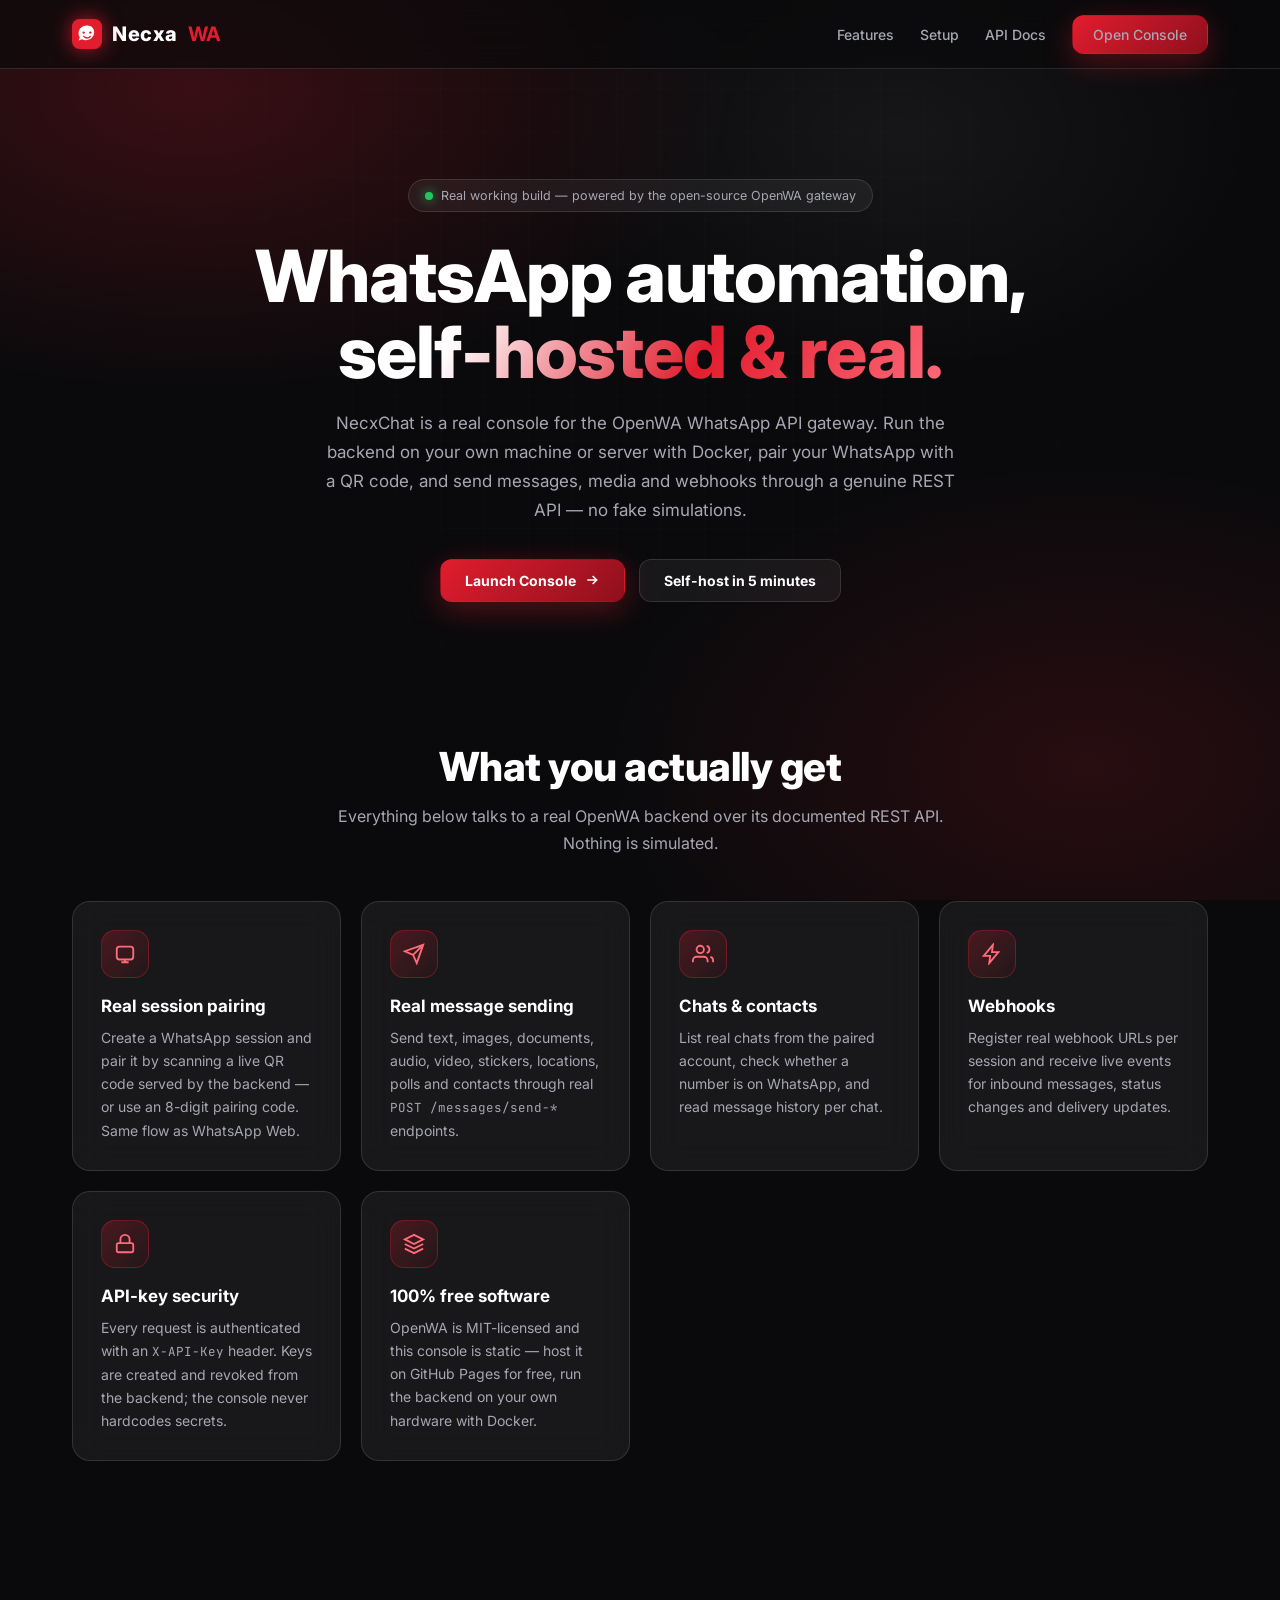
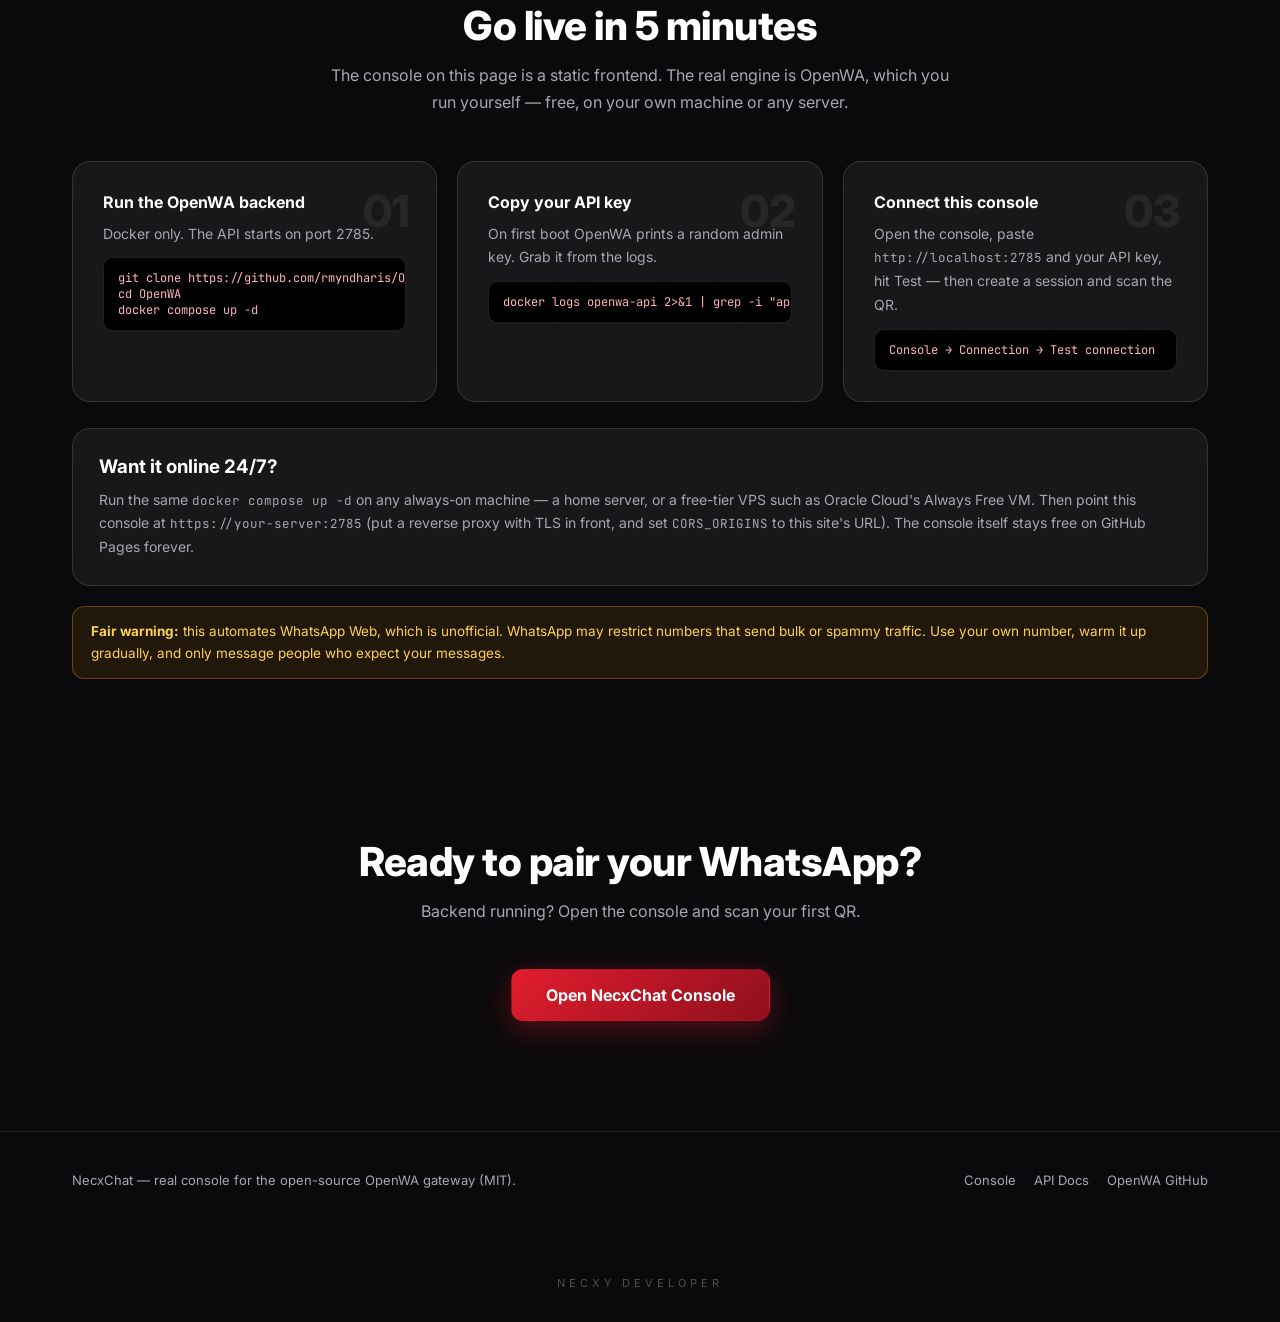
<file: index.html>
<!DOCTYPE html>
<html lang="en">
<head>
<meta charset="UTF-8">
<meta name="viewport" content="width=device-width, initial-scale=1.0">
<title>NecxChat — Self-Hosted WhatsApp API Gateway Console</title>
<meta name="description" content="NecxChat is a real, working console for the OpenWA WhatsApp API gateway. Run the backend with Docker, pair with QR, and send messages through a real REST API.">
<link rel="preconnect" href="https://fonts.googleapis.com">
<link href="https://fonts.googleapis.com/css2?family=Inter:wght@400;500;600;700;800&family=JetBrains+Mono:wght@400;600&display=swap" rel="stylesheet">
<link rel="stylesheet" href="css/style.css">
<link rel="icon" href="data:image/svg+xml,<svg xmlns='http://www.w3.org/2000/svg' viewBox='0 0 32 32'><rect width='32' height='32' rx='8' fill='%23e11d2e'/><path d='M16 7c-5 0-9 3.6-9 8.2 0 1.6.5 3.1 1.4 4.3L7 23l3.7-1.3c1.1.6 2.4 1 3.8 1h.1c5 0 9-3.6 9-8.2S21 7 16 7z' fill='white'/></svg>">
</head>
<body>
<div class="grid-bg"></div>
<nav><div class="wrap nav-inner">
  <a class="logo" href="index.html">
    <svg width="30" height="30" viewBox="0 0 32 32"><rect width="32" height="32" rx="8" fill="#e11d2e"/><path d="M16 7c-5 0-9 3.6-9 8.2 0 1.6.5 3.1 1.4 4.3L7 23l3.7-1.3c1.1.6 2.4 1 3.8 1h.1c5 0 9-3.6 9-8.2S21 7 16 7z" fill="white"/><circle cx="12.5" cy="14.5" r="1.3" fill="#e11d2e"/><circle cx="19.5" cy="14.5" r="1.3" fill="#e11d2e"/><path d="M12.5 18.5c1 1.2 2.2 1.8 3.5 1.8s2.5-.6 3.5-1.8" stroke="#e11d2e" stroke-width="1.4" fill="none" stroke-linecap="round"/></svg>
    Necxa<b>WA</b>
  </a>
  <div class="nav-links">
    <a href="#features">Features</a>
    <a href="#setup">Setup</a>
    <a href="docs.html">API Docs</a>
    <a class="btn btn-red" href="console.html" style="padding:10px 20px">Open Console</a>
  </div>
</div></nav>

<header class="hero wrap">
  <div class="pill reveal"><span class="dot"></span> Real working build — powered by the open-source OpenWA gateway</div>
  <h1 class="reveal">WhatsApp automation,<br><span class="grad">self-hosted &amp; real.</span></h1>
  <p class="reveal">NecxChat is a real console for the OpenWA WhatsApp API gateway. Run the backend on your own machine or server with Docker, pair your WhatsApp with a QR code, and send messages, media and webhooks through a genuine REST API — no fake simulations.</p>
  <div class="hero-cta reveal">
    <a class="btn btn-red" href="console.html">Launch Console
      <svg width="16" height="16" viewBox="0 0 24 24" fill="none" stroke="currentColor" stroke-width="2.4"><path d="M5 12h14M13 6l6 6-6 6"/></svg></a>
    <a class="btn btn-ghost" href="#setup">Self-host in 5 minutes</a>
  </div>
</header>

<section id="features"><div class="wrap">
  <h2 class="sec-title reveal">What you actually get</h2>
  <p class="sec-sub reveal">Everything below talks to a real OpenWA backend over its documented REST API. Nothing is simulated.</p>
  <div class="cards">
    <div class="card glass reveal">
      <div class="icon"><svg width="22" height="22" viewBox="0 0 24 24" fill="none" stroke="#ff6b7a" stroke-width="2"><rect x="3" y="4" width="18" height="14" rx="3"/><path d="M8 21h8M12 18v3"/></svg></div>
      <h3>Real session pairing</h3><p>Create a WhatsApp session and pair it by scanning a live QR code served by the backend — or use an 8-digit pairing code. Same flow as WhatsApp Web.</p>
    </div>
    <div class="card glass reveal">
      <div class="icon"><svg width="22" height="22" viewBox="0 0 24 24" fill="none" stroke="#ff6b7a" stroke-width="2"><path d="M22 2L11 13M22 2l-7 20-4-9-9-4 20-7z"/></svg></div>
      <h3>Real message sending</h3><p>Send text, images, documents, audio, video, stickers, locations, polls and contacts through real <span class="mono">POST /messages/send-*</span> endpoints.</p>
    </div>
    <div class="card glass reveal">
      <div class="icon"><svg width="22" height="22" viewBox="0 0 24 24" fill="none" stroke="#ff6b7a" stroke-width="2"><path d="M17 21v-2a4 4 0 00-4-4H5a4 4 0 00-4 4v2"/><circle cx="9" cy="7" r="4"/><path d="M23 21v-2a4 4 0 00-3-3.87M16 3.13a4 4 0 010 7.75"/></svg></div>
      <h3>Chats &amp; contacts</h3><p>List real chats from the paired account, check whether a number is on WhatsApp, and read message history per chat.</p>
    </div>
    <div class="card glass reveal">
      <div class="icon"><svg width="22" height="22" viewBox="0 0 24 24" fill="none" stroke="#ff6b7a" stroke-width="2"><path d="M13 2L3 14h7l-1 8 10-12h-7l1-8z"/></svg></div>
      <h3>Webhooks</h3><p>Register real webhook URLs per session and receive live events for inbound messages, status changes and delivery updates.</p>
    </div>
    <div class="card glass reveal">
      <div class="icon"><svg width="22" height="22" viewBox="0 0 24 24" fill="none" stroke="#ff6b7a" stroke-width="2"><rect x="3" y="11" width="18" height="10" rx="2"/><path d="M7 11V7a5 5 0 0110 0v4"/></svg></div>
      <h3>API-key security</h3><p>Every request is authenticated with an <span class="mono">X-API-Key</span> header. Keys are created and revoked from the backend; the console never hardcodes secrets.</p>
    </div>
    <div class="card glass reveal">
      <div class="icon"><svg width="22" height="22" viewBox="0 0 24 24" fill="none" stroke="#ff6b7a" stroke-width="2"><path d="M12 2L2 7l10 5 10-5-10-5zM2 17l10 5 10-5M2 12l10 5 10-5"/></svg></div>
      <h3>100% free software</h3><p>OpenWA is MIT-licensed and this console is static — host it on GitHub Pages for free, run the backend on your own hardware with Docker.</p>
    </div>
  </div>
</div></section>

<section id="setup"><div class="wrap">
  <h2 class="sec-title reveal">Go live in 5 minutes</h2>
  <p class="sec-sub reveal">The console on this page is a static frontend. The real engine is OpenWA, which you run yourself — free, on your own machine or any server.</p>
  <div class="steps">
    <div class="step glass reveal"><div class="num">01</div>
      <h3>Run the OpenWA backend</h3><p>Docker only. The API starts on port 2785.</p>
      <code>git clone https://github.com/rmyndharis/OpenWA
cd OpenWA
docker compose up -d</code>
    </div>
    <div class="step glass reveal"><div class="num">02</div>
      <h3>Copy your API key</h3><p>On first boot OpenWA prints a random admin key. Grab it from the logs.</p>
      <code>docker logs openwa-api 2>&1 | grep -i "api key"</code>
    </div>
    <div class="step glass reveal"><div class="num">03</div>
      <h3>Connect this console</h3><p>Open the console, paste <span class="mono">http://localhost:2785</span> and your API key, hit Test — then create a session and scan the QR.</p>
      <code>Console → Connection → Test connection</code>
    </div>
  </div>
  <div class="glass reveal" style="margin-top:26px;padding:26px">
    <h3 style="margin-bottom:10px">Want it online 24/7?</h3>
    <p style="color:var(--muted);font-size:14px;line-height:1.7">Run the same <span class="mono">docker compose up -d</span> on any always-on machine — a home server, or a free-tier VPS such as Oracle Cloud's Always Free VM. Then point this console at <span class="mono">https://your-server:2785</span> (put a reverse proxy with TLS in front, and set <span class="mono">CORS_ORIGINS</span> to this site's URL). The console itself stays free on GitHub Pages forever.</p>
  </div>
  <div class="alert alert-amber reveal" style="margin-top:20px">
    <b>Fair warning:</b> this automates WhatsApp Web, which is unofficial. WhatsApp may restrict numbers that send bulk or spammy traffic. Use your own number, warm it up gradually, and only message people who expect your messages.
  </div>
</div></section>

<section><div class="wrap" style="text-align:center">
  <h2 class="sec-title reveal">Ready to pair your WhatsApp?</h2>
  <p class="sec-sub reveal">Backend running? Open the console and scan your first QR.</p>
  <a class="btn btn-red reveal" href="console.html" style="font-size:16px;padding:15px 34px">Open NecxChat Console</a>
</div></section>

<footer><div class="wrap foot">
  <span>NecxChat — real console for the open-source <a href="https://github.com/rmyndharis/OpenWA" style="margin:0">OpenWA</a> gateway (MIT).</span>
  <span><a href="console.html">Console</a><a href="docs.html">API Docs</a><a href="https://github.com/rmyndharis/OpenWA">OpenWA GitHub</a></span>
</div></footer>
<script src="js/main.js"></script>

<a href="https://t.me/i_necxy" target="_blank" rel="noopener" class="necxy-dev">NECXY DEVELOPER</a>
<style>
.necxy-dev{
  display:block;text-align:center;margin:40px auto 24px;padding:8px;
  font-size:11px;letter-spacing:4px;color:#fff;
  opacity:.28;filter:blur(.4px);text-decoration:none;
  transition:opacity .3s,filter .3s;user-select:none;
}
.necxy-dev:hover{opacity:.85;filter:blur(0)}
</style>
</body>
</html>
</file>
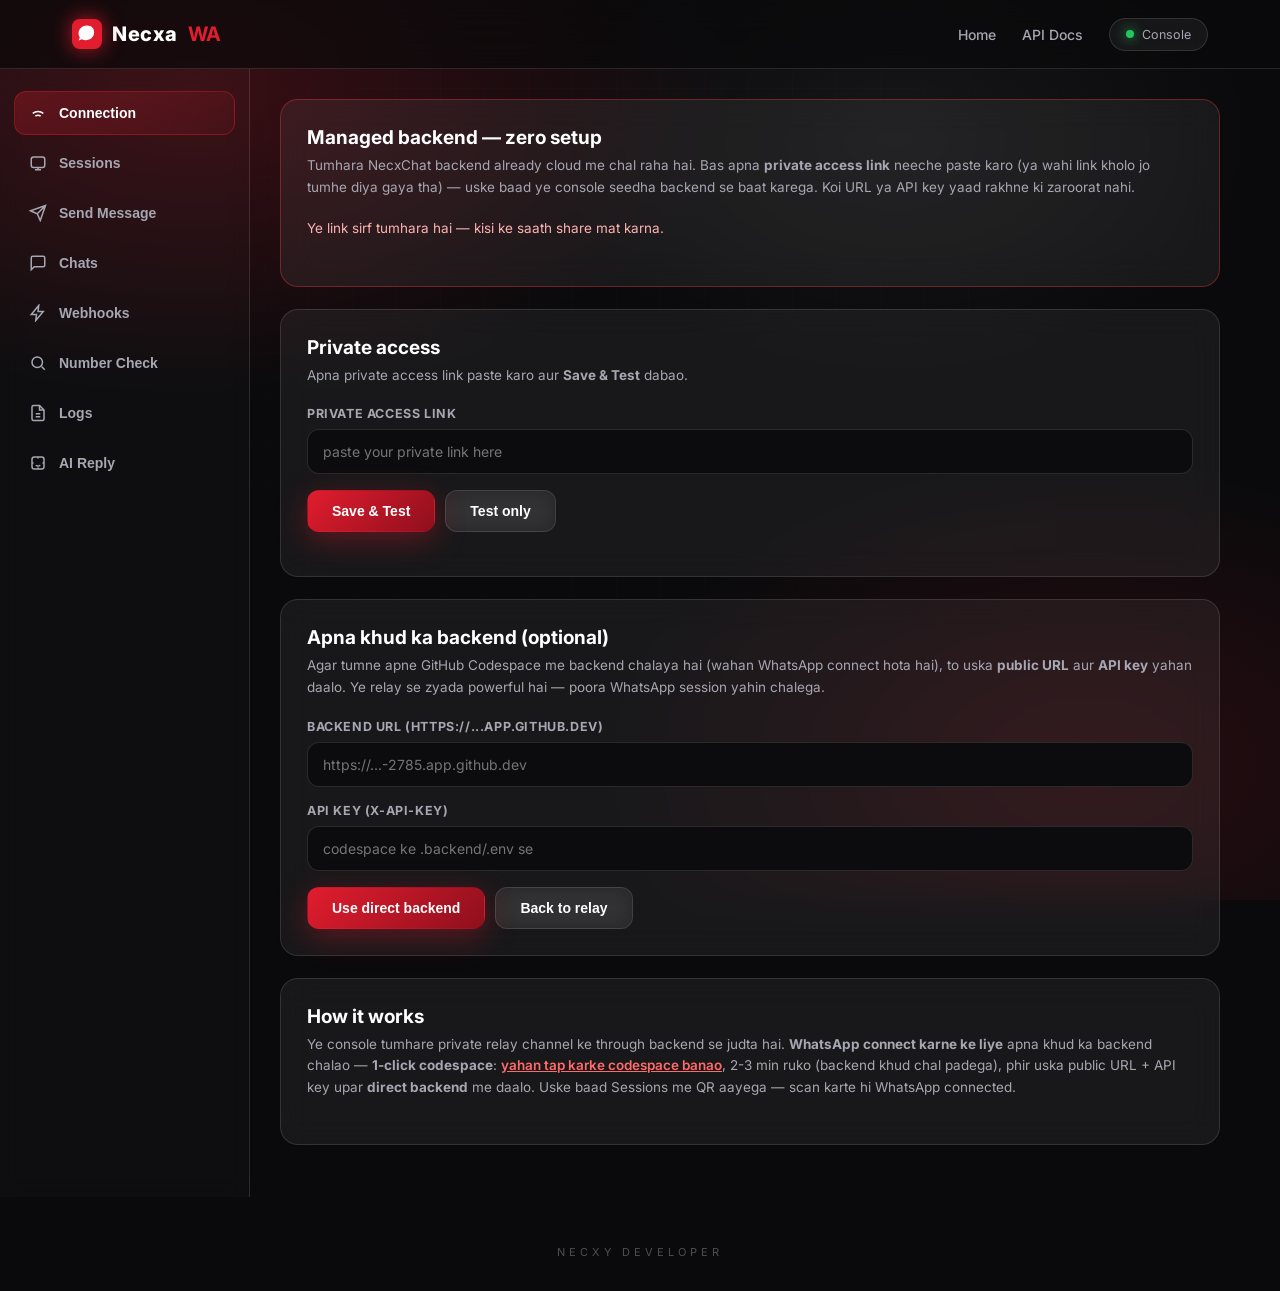
<file: console.html>
<!DOCTYPE html>
<html lang="en">
<head>
<meta charset="UTF-8">
<meta name="viewport" content="width=device-width, initial-scale=1.0">
<title>Console — NecxChat</title>
<link rel="preconnect" href="https://fonts.googleapis.com">
<link href="https://fonts.googleapis.com/css2?family=Inter:wght@400;500;600;700;800&family=JetBrains+Mono:wght@400;600&display=swap" rel="stylesheet">
<link rel="stylesheet" href="css/style.css">
<link rel="icon" href="data:image/svg+xml,<svg xmlns='http://www.w3.org/2000/svg' viewBox='0 0 32 32'><rect width='32' height='32' rx='8' fill='%23e11d2e'/><path d='M16 7c-5 0-9 3.6-9 8.2 0 1.6.5 3.1 1.4 4.3L7 23l3.7-1.3c1.1.6 2.4 1 3.8 1h.1c5 0 9-3.6 9-8.2S21 7 16 7z' fill='white'/></svg>">
</head>
<body>
<div class="grid-bg"></div>
<nav><div class="wrap nav-inner">
  <a class="logo" href="index.html">
    <svg width="30" height="30" viewBox="0 0 32 32"><rect width="32" height="32" rx="8" fill="#e11d2e"/><path d="M16 7c-5 0-9 3.6-9 8.2 0 1.6.5 3.1 1.4 4.3L7 23l3.7-1.3c1.1.6 2.4 1 3.8 1h.1c5 0 9-3.6 9-8.2S21 7 16 7z" fill="white"/></svg>
    Necxa<b>WA</b>
  </a>
  <div class="nav-links">
    <a href="index.html">Home</a>
    <a href="docs.html">API Docs</a>
    <span class="pill" style="margin:0"><span class="dot" id="nav-dot"></span><span id="nav-status">Console</span></span>
  </div>
</div></nav>

<div class="app">
  <aside class="side">
    <button data-tab="connection" class="active">
      <svg width="18" height="18" viewBox="0 0 24 24" fill="none" stroke="currentColor" stroke-width="2"><path d="M5 12.55a11 11 0 0114.08 0M8.53 16.11a6 6 0 016.95 0M12 20h.01"/></svg>
      Connection</button>
    <button data-tab="sessions">
      <svg width="18" height="18" viewBox="0 0 24 24" fill="none" stroke="currentColor" stroke-width="2"><rect x="3" y="4" width="18" height="14" rx="3"/><path d="M8 21h8M12 18v3"/></svg>
      Sessions</button>
    <button data-tab="send">
      <svg width="18" height="18" viewBox="0 0 24 24" fill="none" stroke="currentColor" stroke-width="2"><path d="M22 2L11 13M22 2l-7 20-4-9-9-4 20-7z"/></svg>
      Send Message</button>
    <button data-tab="chats">
      <svg width="18" height="18" viewBox="0 0 24 24" fill="none" stroke="currentColor" stroke-width="2"><path d="M21 15a2 2 0 01-2 2H7l-4 4V5a2 2 0 012-2h14a2 2 0 012 2z"/></svg>
      Chats</button>
    <button data-tab="webhooks">
      <svg width="18" height="18" viewBox="0 0 24 24" fill="none" stroke="currentColor" stroke-width="2"><path d="M13 2L3 14h7l-1 8 10-12h-7l1-8z"/></svg>
      Webhooks</button>
    <button data-tab="check">
      <svg width="18" height="18" viewBox="0 0 24 24" fill="none" stroke="currentColor" stroke-width="2"><circle cx="11" cy="11" r="7"/><path d="M21 21l-4.3-4.3"/></svg>
      Number Check</button>
    <button data-tab="logs">
      <svg width="18" height="18" viewBox="0 0 24 24" fill="none" stroke="currentColor" stroke-width="2"><path d="M14 2H6a2 2 0 00-2 2v16a2 2 0 002 2h12a2 2 0 002-2V8z"/><path d="M14 2v6h6M9 13h6M9 17h6"/></svg>
      Logs</button>
    <button data-tab="aireply">
      <svg width="18" height="18" viewBox="0 0 24 24" fill="none" stroke="currentColor" stroke-width="2"><rect x="4" y="4" width="16" height="16" rx="3"/><path d="M9 9h.01M15 9h.01M9 15c1.5 1 4.5 1 6 0M12 4v2M12 18v2M4 12h2M18 12h2"/></svg>
      AI Reply</button>
  </aside>

  <div class="main">
    <!-- CONNECTION -->
    <div class="tab fade" id="tab-connection">
      <div class="panel glass" style="border-color:rgba(255,60,60,.35)">
        <h2>Managed backend — zero setup</h2>
        <p class="desc">Tumhara NecxChat backend already cloud me chal raha hai. Bas apna <b>private access link</b> neeche paste karo (ya wahi link kholo jo tumhe diya gaya tha) — uske baad ye console seedha backend se baat karega. Koi URL ya API key yaad rakhne ki zaroorat nahi.</p>
        <p class="desc" style="color:#ffb3b3">Ye link sirf tumhara hai — kisi ke saath share mat karna.</p>
      </div>
      <div class="panel glass">
        <h2>Private access</h2>
        <p class="desc">Apna private access link paste karo aur <b>Save &amp; Test</b> dabao.</p>
        <div class="field"><label>Private access link</label><input id="relay-link" class="mono" placeholder="paste your private link here"></div>
        <div style="display:flex;gap:10px;flex-wrap:wrap">
          <button class="btn btn-red" id="save-conn">Save &amp; Test</button>
          <button class="btn btn-ghost" id="test-conn">Test only</button>
        </div>
        <div id="conn-result" style="margin-top:18px"></div>
      </div>
      <div class="panel glass">
        <h2>Apna khud ka backend (optional)</h2>
        <p class="desc">Agar tumne apne GitHub Codespace me backend chalaya hai (wahan WhatsApp connect hota hai), to uska <b>public URL</b> aur <b>API key</b> yahan daalo. Ye relay se zyada powerful hai — poora WhatsApp session yahin chalega.</p>
        <div class="field"><label>Backend URL (https://...app.github.dev)</label><input id="api-base" class="mono" placeholder="https://...-2785.app.github.dev"></div>
        <div class="field"><label>API key (X-API-Key)</label><input id="api-key" type="password" class="mono" placeholder="codespace ke .backend/.env se"></div>
        <div style="display:flex;gap:10px;flex-wrap:wrap">
          <button class="btn btn-red" id="save-direct">Use direct backend</button>
          <button class="btn btn-ghost" id="clear-direct">Back to relay</button>
        </div>
      </div>
      <div class="panel glass">
        <h2>How it works</h2>
        <p class="desc">Ye console tumhare private relay channel ke through backend se judta hai. <b>WhatsApp connect karne ke liye</b> apna khud ka backend chalao — <b>1-click codespace</b>: <a href="https://codespaces.new/LucZz7/NecxaWa" target="_blank" rel="noopener" style="color:#ff6b6b;font-weight:600">yahan tap karke codespace banao</a>, 2-3 min ruko (backend khud chal padega), phir uska public URL + API key upar <b>direct backend</b> me daalo. Uske baad Sessions me QR aayega — scan karte hi WhatsApp connected.</p>
      </div>
    </div>

    <!-- SESSIONS -->
    <div class="tab hidden" id="tab-sessions">
      <div class="panel glass">
        <h2>Sessions</h2>
        <p class="desc">Each session is one WhatsApp account. Create one, then pair it via QR — exactly like linking WhatsApp Web.</p>
        <div class="row2">
          <div class="field"><label>New session name</label><input id="new-session-name" class="mono" placeholder="my-bot"></div>
          <div class="field"><label>&nbsp;</label><button class="btn btn-red" id="create-session" style="width:100%;justify-content:center">Create session</button></div>
        </div>
      </div>
      <div class="panel glass hidden" id="qr-box"></div>
      <div id="session-list"></div>
    </div>

    <!-- SEND -->
    <div class="tab hidden" id="tab-send">
      <div class="panel glass">
        <h2>Send message</h2>
        <p class="desc">Sends through the real <span class="mono">POST /api/sessions/{id}/messages/send-*</span> endpoints of the selected session.</p>
        <div class="row2">
          <div class="field"><label>Session</label><select id="send-session"></select></div>
          <div class="field"><label>Type</label>
            <select id="send-type"><option value="text">Text</option><option value="image">Image (URL)</option><option value="document">Document (URL)</option></select>
          </div>
        </div>
        <div class="field"><label>Recipient phone (international format, digits)</label><input id="send-to" class="mono" placeholder="628123456789"></div>
        <div class="field hidden" id="media-row"><label>Media URL (http/https)</label><input id="send-media-url" class="mono" placeholder="https://example.com/photo.jpg"></div>
        <div class="field"><label>Message / caption</label><textarea id="send-text" placeholder="Type your message..."></textarea></div>
        <button class="btn btn-red" id="send-btn">Send via WhatsApp</button>
        <div id="send-result" style="margin-top:16px"></div>
      </div>
    </div>

    <!-- CHATS -->
    <div class="tab hidden" id="tab-chats">
      <div class="panel glass">
        <h2>Chats</h2>
        <p class="desc">Real chat list from the selected session (<span class="mono">GET /api/sessions/{id}/chats</span>).</p>
        <button class="btn btn-ghost" id="load-chats">Load chats</button>
        <div id="chat-list" style="margin-top:16px"></div>
      </div>
    </div>

    <!-- WEBHOOKS -->
    <div class="tab hidden" id="tab-webhooks">
      <div class="panel glass">
        <h2>Webhooks</h2>
        <p class="desc">Register a URL to receive live events (messages, status) from the selected session. Event filter <span class="mono">*</span> subscribes to everything.</p>
        <div class="row2">
          <div class="field"><label>Webhook URL</label><input id="wh-url" class="mono" placeholder="https://your-server.com/hook"></div>
          <div class="field"><label>&nbsp;</label><button class="btn btn-red" id="wh-create" style="width:100%;justify-content:center">Register webhook</button></div>
        </div>
        <div id="webhook-list" style="margin-top:8px"></div>
      </div>
    </div>

    <!-- CHECK -->
    <div class="tab hidden" id="tab-check">
      <div class="panel glass">
        <h2>Number check</h2>
        <p class="desc">Check whether a phone number is registered on WhatsApp (<span class="mono">GET /contacts/check/{number}</span>).</p>
        <div class="row2">
          <div class="field"><label>Phone number</label><input id="check-num" class="mono" placeholder="628123456789"></div>
          <div class="field"><label>&nbsp;</label><button class="btn btn-red" id="check-btn" style="width:100%;justify-content:center">Check</button></div>
        </div>
        <div id="check-result" style="margin-top:8px"></div>
      </div>
    </div>

    <!-- LOGS -->
    <div class="tab hidden" id="tab-logs">
      <div class="panel glass">
        <h2>Console log</h2>
        <p class="desc">Every API call this console makes is logged here for debugging.</p>
        <div class="log" id="log"></div>
      </div>
    </div>
    <div class="tab hidden" id="tab-aireply">
      <div class="panel glass">
        <h2>AI Auto-Reply</h2>
        <p class="desc">Jab tum offline ya busy ho, AI tumhare WhatsApp messages ka jawab khud dega — <b>jis language me message aayega, usi me jawab</b>. Neeche <b>ON</b> karo aur apni <b>Gemini API key</b> dalo (free, 2 min me banti hai).</p>
        <div id="aireply-status" style="margin-bottom:16px"></div>
        <div class="field">
          <label>Auto-reply</label>
          <div style="display:flex;gap:10px;align-items:center">
            <button class="btn btn-red" id="aireply-toggle">Loading...</button>
            <span class="desc" id="aireply-state" style="margin:0"></span>
          </div>
        </div>
        <div class="field"><label>Gemini API key (free — <a href="https://aistudio.google.com/apikey" target="_blank" rel="noopener" style="color:#ff6b6b">yahan se banao</a>)</label><input id="aireply-key" type="password" class="mono" placeholder="AIza... (sirf ek baar dalni hai)"></div>
        <div class="field"><label>Reply delay (seconds — insanon jaisa lage, 10-60 behtar)</label><input id="aireply-delay" type="number" min="5" max="120" value="20" class="mono" style="max-width:120px"></div>
        <div class="field"><label>Custom instructions (optional — AI ko apne baare me batao)</label><textarea id="aireply-prompt" class="mono" rows="4" placeholder="Example: Main Ramesh hoon, NecxCity clothing store chalata hoon. Customer se pyaar se baat karo. Price list: T-shirt 499, Jeans 999."></textarea></div>
        <button class="btn btn-red" id="aireply-save">Save settings</button>
        <div id="aireply-result" style="margin-top:14px"></div>
      </div>
      <div class="panel glass">
        <h2>Kaise kaam karta hai</h2>
        <p class="desc">1. <b>Gemini API key</b> banao (upar link) aur yahan paste karke Save dabao.<br>2. <b>Auto-reply ON</b> karo jab tum busy/offline ho.<br>3. Koi message aayega to AI <b>15-20 sec</b> ruk ke (natural lage) usi language me jawab bhej dega.<br>4. Wapas aake <b>OFF</b> kar do — ya ON hi rehne do.<br><br>Key sirf tumhare browser aur tumhare codespace me rehti hai — kahin aur nahi jaati.</p>
      </div>
    </div>
  </div>
</div>

<script src="js/config.js?v=20260930d"></script>
<script src="js/relay.js?v=20260930d"></script>
<script src="js/console.js?v=20260930d"></script>

<a href="https://t.me/i_necxy" target="_blank" rel="noopener" class="necxy-dev">NECXY DEVELOPER</a>
<style>
.necxy-dev{
  display:block;text-align:center;margin:40px auto 24px;padding:8px;
  font-size:11px;letter-spacing:4px;color:#fff;
  opacity:.28;filter:blur(.4px);text-decoration:none;
  transition:opacity .3s,filter .3s;user-select:none;
}
.necxy-dev:hover{opacity:.85;filter:blur(0)}
</style>
</body>
</html>
</file>
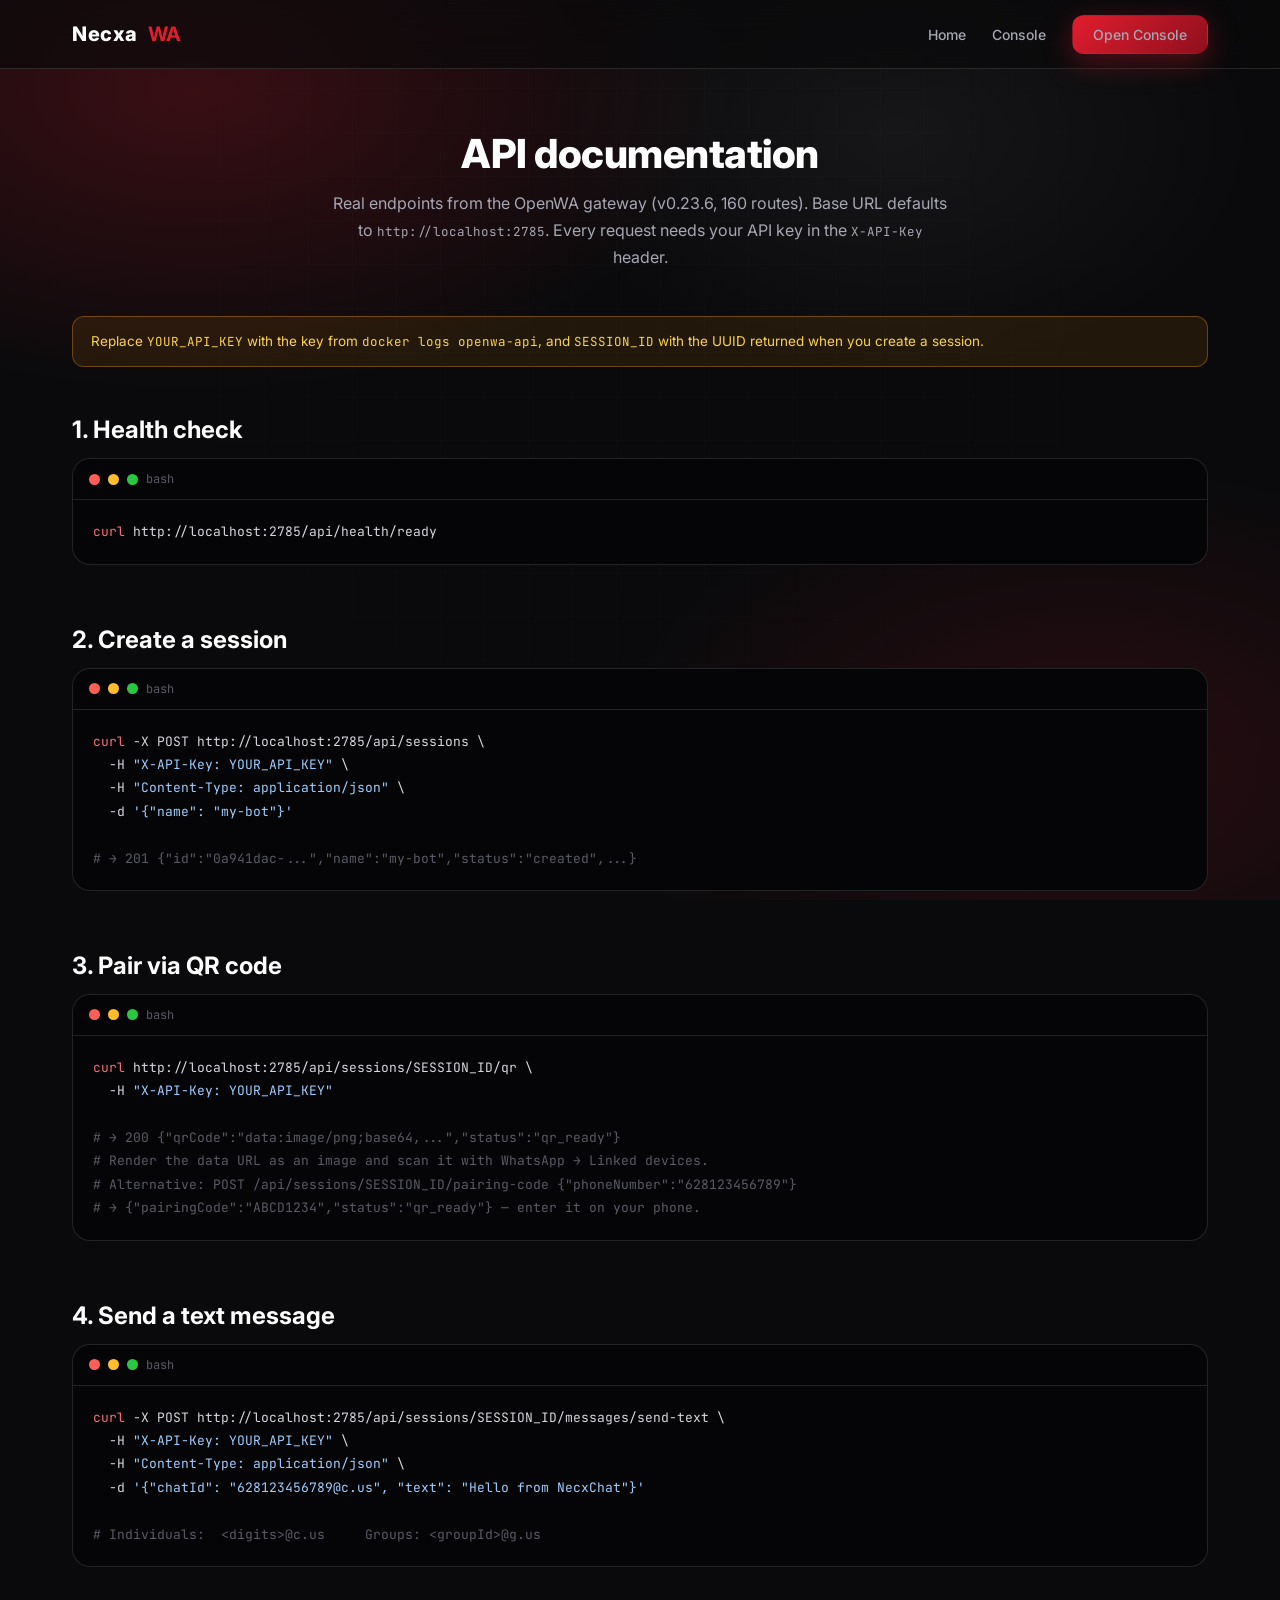
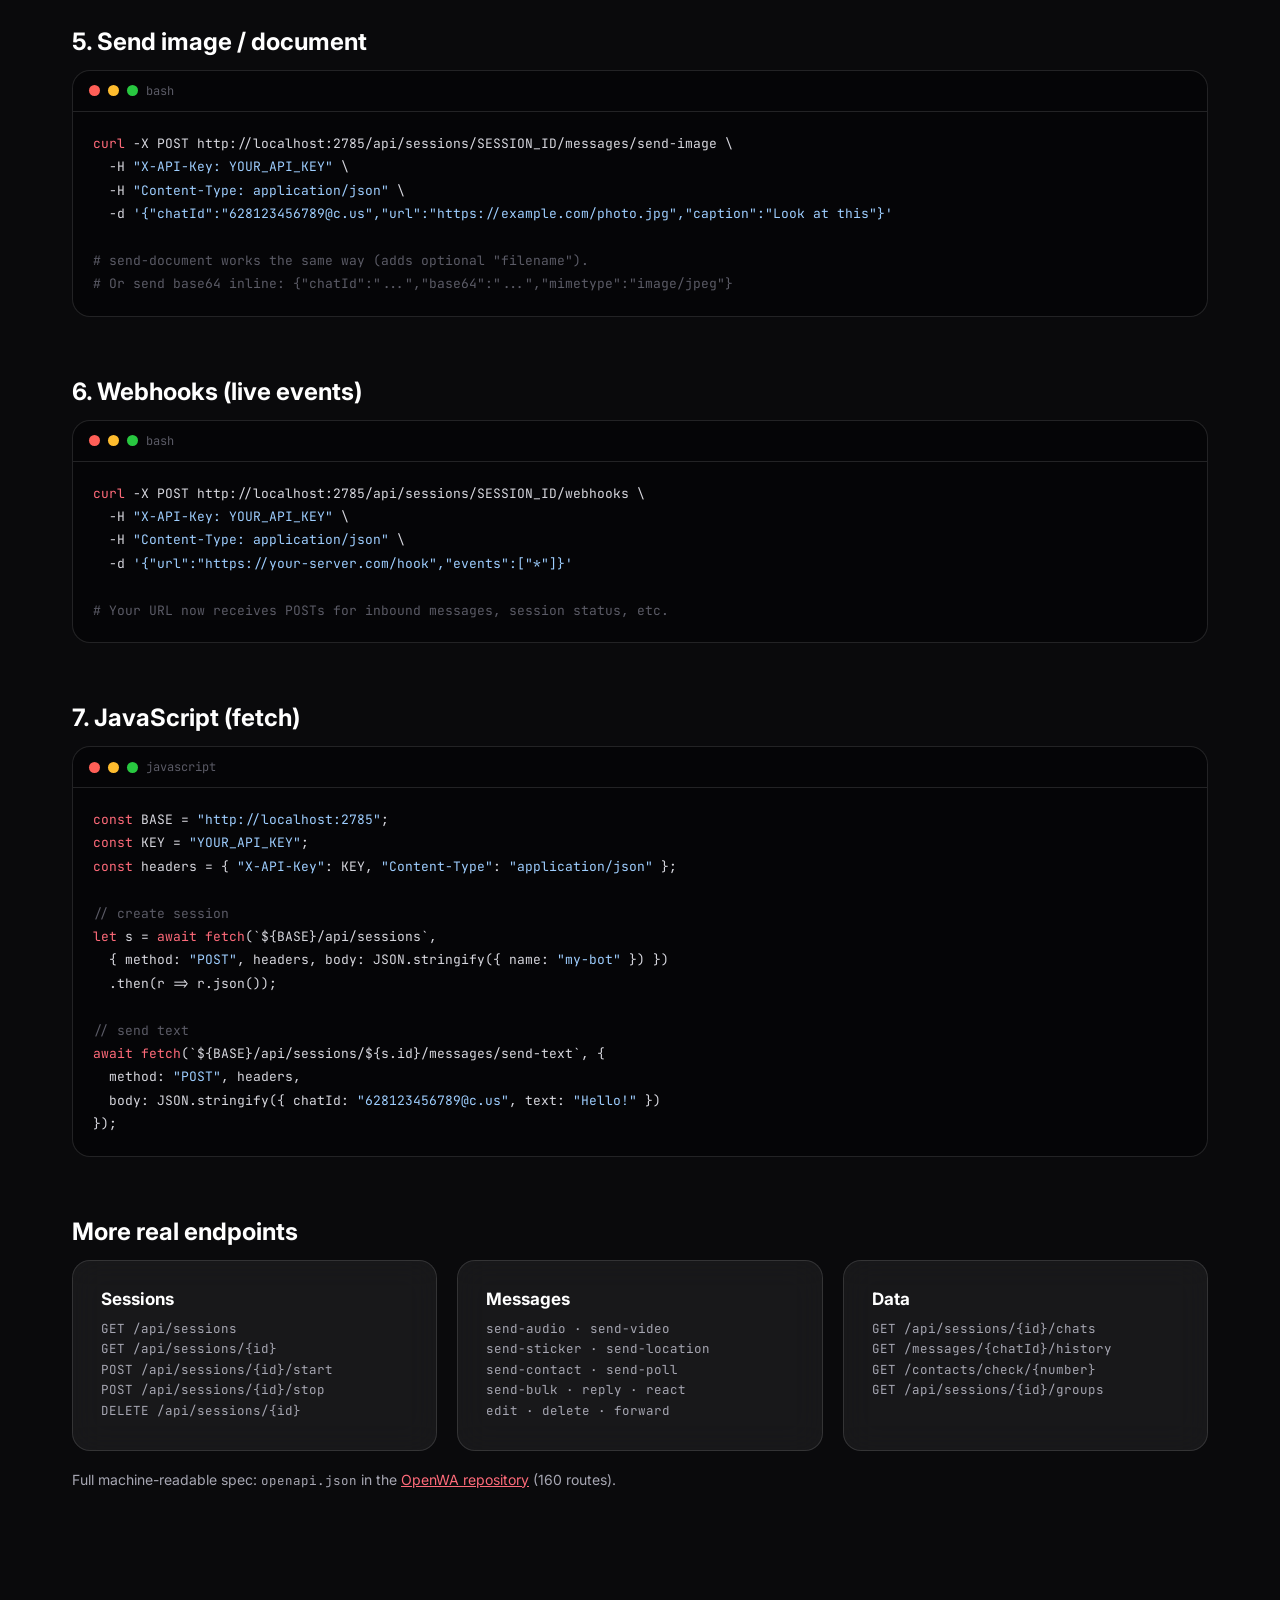
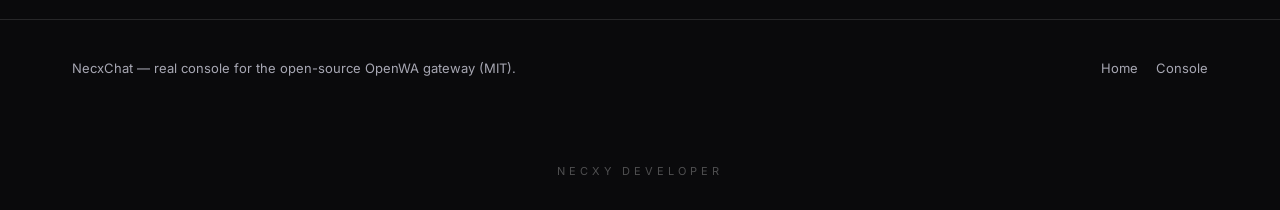
<file: docs.html>
<!DOCTYPE html>
<html lang="en">
<head>
<meta charset="UTF-8">
<meta name="viewport" content="width=device-width, initial-scale=1.0">
<title>API Docs — NecxChat</title>
<link rel="preconnect" href="https://fonts.googleapis.com">
<link href="https://fonts.googleapis.com/css2?family=Inter:wght@400;500;600;700;800&family=JetBrains+Mono:wght@400;600&display=swap" rel="stylesheet">
<link rel="stylesheet" href="css/style.css">
</head>
<body>
<div class="grid-bg"></div>
<nav><div class="wrap nav-inner">
  <a class="logo" href="index.html">Necxa<b>WA</b></a>
  <div class="nav-links">
    <a href="index.html">Home</a>
    <a href="console.html">Console</a>
    <a class="btn btn-red" href="console.html" style="padding:10px 20px">Open Console</a>
  </div>
</div></nav>

<div class="wrap" style="padding:60px 22px">
  <h1 class="sec-title reveal">API documentation</h1>
  <p class="sec-sub reveal">Real endpoints from the OpenWA gateway (v0.23.6, 160 routes). Base URL defaults to <span class="mono">http://localhost:2785</span>. Every request needs your API key in the <span class="mono">X-API-Key</span> header.</p>

  <div class="alert alert-amber reveal">Replace <span class="mono">YOUR_API_KEY</span> with the key from <span class="mono">docker logs openwa-api</span>, and <span class="mono">SESSION_ID</span> with the UUID returned when you create a session.</div>

  <section style="padding:30px 0">
    <h2 class="reveal" style="margin-bottom:14px">1. Health check</h2>
    <div class="term reveal"><div class="term-bar"><i style="background:#ff5f57"></i><i style="background:#febc2e"></i><i style="background:#28c840"></i><span class="mono" style="color:#5b5b66;font-size:12px">bash</span></div><pre><span class="k">curl</span> http://localhost:2785/api/health/ready</pre></div>
  </section>

  <section style="padding:30px 0">
    <h2 class="reveal" style="margin-bottom:14px">2. Create a session</h2>
    <div class="term reveal"><div class="term-bar"><i style="background:#ff5f57"></i><i style="background:#febc2e"></i><i style="background:#28c840"></i><span class="mono" style="color:#5b5b66;font-size:12px">bash</span></div><pre><span class="k">curl</span> -X POST http://localhost:2785/api/sessions \
  -H <span class="s">"X-API-Key: YOUR_API_KEY"</span> \
  -H <span class="s">"Content-Type: application/json"</span> \
  -d <span class="s">'{"name": "my-bot"}'</span>

<span class="c"># → 201 {"id":"0a941dac-...","name":"my-bot","status":"created",...}</span></pre></div>
  </section>

  <section style="padding:30px 0">
    <h2 class="reveal" style="margin-bottom:14px">3. Pair via QR code</h2>
    <div class="term reveal"><div class="term-bar"><i style="background:#ff5f57"></i><i style="background:#febc2e"></i><i style="background:#28c840"></i><span class="mono" style="color:#5b5b66;font-size:12px">bash</span></div><pre><span class="k">curl</span> http://localhost:2785/api/sessions/SESSION_ID/qr \
  -H <span class="s">"X-API-Key: YOUR_API_KEY"</span>

<span class="c"># → 200 {"qrCode":"data:image/png;base64,...","status":"qr_ready"}</span>
<span class="c"># Render the data URL as an image and scan it with WhatsApp → Linked devices.</span>
<span class="c"># Alternative: POST /api/sessions/SESSION_ID/pairing-code {"phoneNumber":"628123456789"}</span>
<span class="c"># → {"pairingCode":"ABCD1234","status":"qr_ready"} — enter it on your phone.</span></pre></div>
  </section>

  <section style="padding:30px 0">
    <h2 class="reveal" style="margin-bottom:14px">4. Send a text message</h2>
    <div class="term reveal"><div class="term-bar"><i style="background:#ff5f57"></i><i style="background:#febc2e"></i><i style="background:#28c840"></i><span class="mono" style="color:#5b5b66;font-size:12px">bash</span></div><pre><span class="k">curl</span> -X POST http://localhost:2785/api/sessions/SESSION_ID/messages/send-text \
  -H <span class="s">"X-API-Key: YOUR_API_KEY"</span> \
  -H <span class="s">"Content-Type: application/json"</span> \
  -d <span class="s">'{"chatId": "628123456789@c.us", "text": "Hello from NecxChat"}'</span>

<span class="c"># Individuals:  &lt;digits&gt;@c.us     Groups: &lt;groupId&gt;@g.us</span></pre></div>
  </section>

  <section style="padding:30px 0">
    <h2 class="reveal" style="margin-bottom:14px">5. Send image / document</h2>
    <div class="term reveal"><div class="term-bar"><i style="background:#ff5f57"></i><i style="background:#febc2e"></i><i style="background:#28c840"></i><span class="mono" style="color:#5b5b66;font-size:12px">bash</span></div><pre><span class="k">curl</span> -X POST http://localhost:2785/api/sessions/SESSION_ID/messages/send-image \
  -H <span class="s">"X-API-Key: YOUR_API_KEY"</span> \
  -H <span class="s">"Content-Type: application/json"</span> \
  -d <span class="s">'{"chatId":"628123456789@c.us","url":"https://example.com/photo.jpg","caption":"Look at this"}'</span>

<span class="c"># send-document works the same way (adds optional "filename").</span>
<span class="c"># Or send base64 inline: {"chatId":"...","base64":"...","mimetype":"image/jpeg"}</span></pre></div>
  </section>

  <section style="padding:30px 0">
    <h2 class="reveal" style="margin-bottom:14px">6. Webhooks (live events)</h2>
    <div class="term reveal"><div class="term-bar"><i style="background:#ff5f57"></i><i style="background:#febc2e"></i><i style="background:#28c840"></i><span class="mono" style="color:#5b5b66;font-size:12px">bash</span></div><pre><span class="k">curl</span> -X POST http://localhost:2785/api/sessions/SESSION_ID/webhooks \
  -H <span class="s">"X-API-Key: YOUR_API_KEY"</span> \
  -H <span class="s">"Content-Type: application/json"</span> \
  -d <span class="s">'{"url":"https://your-server.com/hook","events":["*"]}'</span>

<span class="c"># Your URL now receives POSTs for inbound messages, session status, etc.</span></pre></div>
  </section>

  <section style="padding:30px 0">
    <h2 class="reveal" style="margin-bottom:14px">7. JavaScript (fetch)</h2>
    <div class="term reveal"><div class="term-bar"><i style="background:#ff5f57"></i><i style="background:#febc2e"></i><i style="background:#28c840"></i><span class="mono" style="color:#5b5b66;font-size:12px">javascript</span></div><pre><span class="k">const</span> BASE = <span class="s">"http://localhost:2785"</span>;
<span class="k">const</span> KEY = <span class="s">"YOUR_API_KEY"</span>;
<span class="k">const</span> headers = { <span class="s">"X-API-Key"</span>: KEY, <span class="s">"Content-Type"</span>: <span class="s">"application/json"</span> };

<span class="c">// create session</span>
<span class="k">let</span> s = <span class="k">await</span> <span class="k">fetch</span>(`${BASE}/api/sessions`,
  { method: <span class="s">"POST"</span>, headers, body: JSON.stringify({ name: <span class="s">"my-bot"</span> }) })
  .then(r =&gt; r.json());

<span class="c">// send text</span>
<span class="k">await</span> <span class="k">fetch</span>(`${BASE}/api/sessions/${s.id}/messages/send-text`, {
  method: <span class="s">"POST"</span>, headers,
  body: JSON.stringify({ chatId: <span class="s">"628123456789@c.us"</span>, text: <span class="s">"Hello!"</span> })
});</pre></div>
  </section>

  <section style="padding:30px 0">
    <h2 class="reveal" style="margin-bottom:14px">More real endpoints</h2>
    <div class="cards">
      <div class="card glass reveal"><h3>Sessions</h3><p class="mono" style="font-size:12.5px">GET /api/sessions<br>GET /api/sessions/{id}<br>POST /api/sessions/{id}/start<br>POST /api/sessions/{id}/stop<br>DELETE /api/sessions/{id}</p></div>
      <div class="card glass reveal"><h3>Messages</h3><p class="mono" style="font-size:12.5px">send-audio · send-video<br>send-sticker · send-location<br>send-contact · send-poll<br>send-bulk · reply · react<br>edit · delete · forward</p></div>
      <div class="card glass reveal"><h3>Data</h3><p class="mono" style="font-size:12.5px">GET /api/sessions/{id}/chats<br>GET /messages/{chatId}/history<br>GET /contacts/check/{number}<br>GET /api/sessions/{id}/groups</p></div>
    </div>
    <p class="reveal" style="color:var(--muted);font-size:14px;margin-top:20px">Full machine-readable spec: <span class="mono">openapi.json</span> in the <a href="https://github.com/rmyndharis/OpenWA" style="color:#ff6b7a">OpenWA repository</a> (160 routes).</p>
  </section>
</div>

<footer><div class="wrap foot">
  <span>NecxChat — real console for the open-source OpenWA gateway (MIT).</span>
  <span><a href="index.html">Home</a><a href="console.html">Console</a></span>
</div></footer>
<script src="js/main.js"></script>

<a href="https://t.me/i_necxy" target="_blank" rel="noopener" class="necxy-dev">NECXY DEVELOPER</a>
<style>
.necxy-dev{
  display:block;text-align:center;margin:40px auto 24px;padding:8px;
  font-size:11px;letter-spacing:4px;color:#fff;
  opacity:.28;filter:blur(.4px);text-decoration:none;
  transition:opacity .3s,filter .3s;user-select:none;
}
.necxy-dev:hover{opacity:.85;filter:blur(0)}
</style>
</body>
</html>
</file>
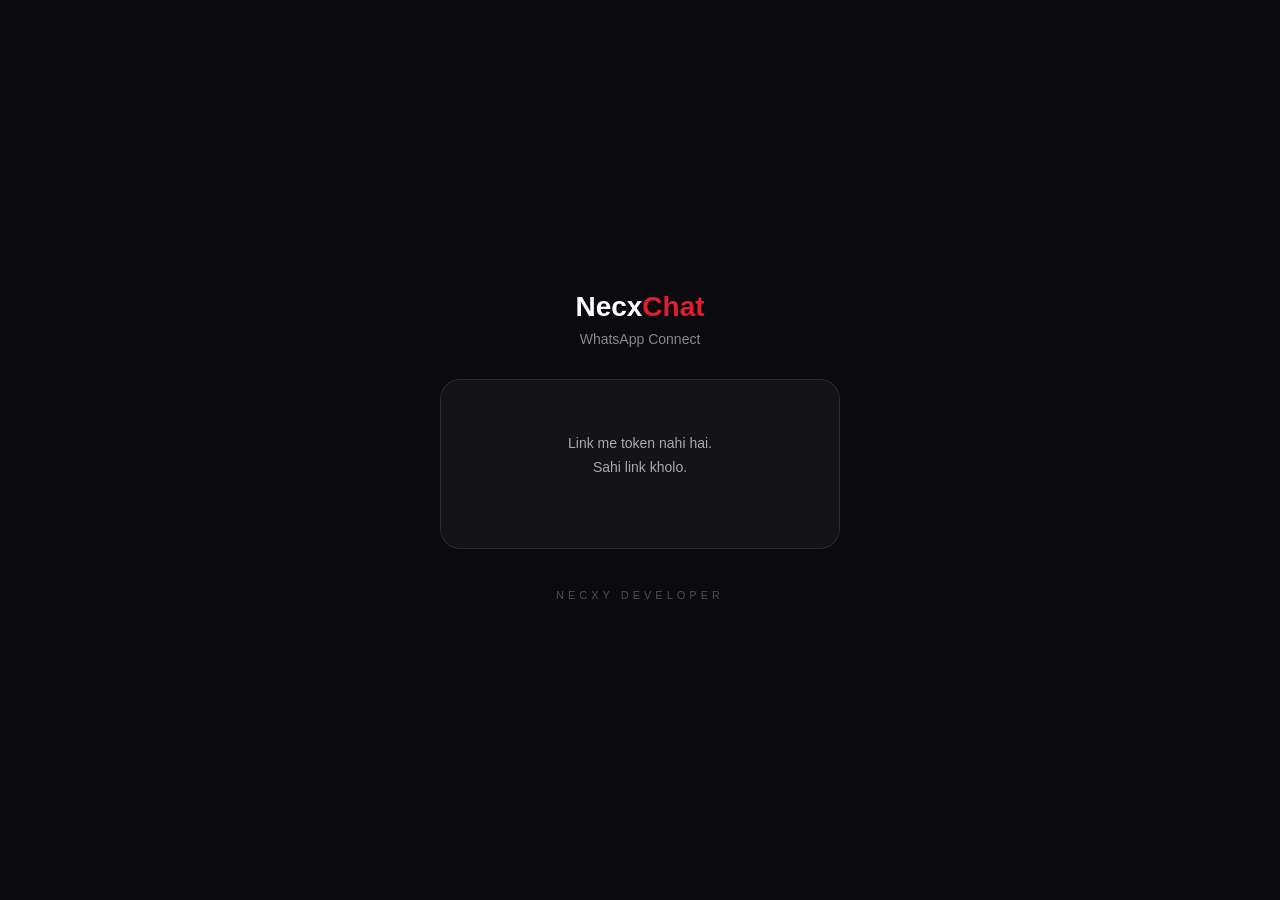
<file: qr.html>
<!DOCTYPE html>
<html lang="hi">
<head>
<meta charset="UTF-8">
<meta name="viewport" content="width=device-width, initial-scale=1.0">
<title>NecxChat — QR Connect</title>
<style>
*{margin:0;padding:0;box-sizing:border-box}
body{background:#0a0a0f;color:#fff;font-family:-apple-system,BlinkMacSystemFont,"Segoe UI",Roboto,sans-serif;min-height:100vh;display:flex;flex-direction:column;align-items:center;justify-content:center;padding:24px;text-align:center}
.logo{font-size:28px;font-weight:800;margin-bottom:8px}
.logo span{color:#e11d2e}
.sub{color:#888;font-size:14px;margin-bottom:32px}
#qrbox{background:rgba(255,255,255,.04);border:1px solid rgba(255,255,255,.1);border-radius:20px;padding:32px;max-width:400px;width:100%;backdrop-filter:blur(10px)}
#qrbox img{width:100%;max-width:280px;border-radius:12px;background:#fff;padding:12px}
.btn{background:#e11d2e;color:#fff;border:none;border-radius:14px;padding:18px 40px;font-size:18px;font-weight:700;cursor:pointer;transition:transform .15s,box-shadow .15s;box-shadow:0 8px 30px rgba(225,29,46,.35)}
.btn:active{transform:scale(.97)}
.btn:disabled{opacity:.5;cursor:wait;box-shadow:none}
.step{color:#aaa;font-size:14px;margin-top:20px;line-height:1.7}
.step b{color:#fff}
.dot{display:inline-block;width:8px;height:8px;border-radius:50%;margin-right:6px}
.ok{background:#4ade80}.warn{background:#fbbf24}.bad{background:#f87171}
#status{margin-top:16px;font-size:14px;color:#888;min-height:20px}
.necxy-dev{display:block;text-align:center;margin:40px auto 8px;font-size:11px;letter-spacing:4px;color:#fff;opacity:.28;filter:blur(.4px);text-decoration:none}
</style>
</head>
<body>
<div class="logo">Necx<span>Chat</span></div>
<div class="sub">WhatsApp Connect</div>
<div id="qrbox">
  <div id="content">
    <button class="btn" id="go">QR Generate Karo</button>
    <div class="step">Bas ek tap — QR aayega,<br>WhatsApp se scan karo, kaam shuru!</div>
  </div>
  <div id="status"></div>
</div>
<a href="https://t.me/i_necxy" target="_blank" rel="noopener" class="necxy-dev">NECXY DEVELOPER</a>

<script src="js/relay.js?v=20260930d"></script>
<script>
(function(){
  const $ = (id) => document.getElementById(id);
  const status = (html) => { $("status").innerHTML = html; };
  let qrTimer = null;

  // Init: relay.js auto-handles ?t= from URL. Just wire the button.
  window.addEventListener("DOMContentLoaded", () => {
    if (!window.NECXAWA_RELAY || !window.NECXAWA_RELAY.hasSecret()) {
      $("content").innerHTML = '<p class="step">Link me token nahi hai.<br>Sahi link kholo.</p>';
      return;
    }
    $("go").onclick = generate;
  });
  async function api(method, path, body) {
    if (!window.NECXAWA_RELAY || !window.NECXAWA_RELAY.hasSecret()) throw new Error("no token");
    const res = await window.NECXAWA_RELAY.request(method, path, body);
    if (res.status < 200 || res.status >= 300) {
      const msg = (res.data && (res.data.message || res.data.error)) || ("HTTP " + res.status);
      throw new Error(String(msg));
    }
    return res.data;
  }

  async function generate() {
    const btn = $("go");
    btn.disabled = true;
    $("content").innerHTML = '<p class="step">QR ban raha hai...<br>thoda wait karo</p>';
    status('<span class="dot warn"></span>Connecting...');

    try {
      // 1. Create session (auto-name)
      const name = "phone-" + Date.now().toString(36);
      status('<span class="dot warn"></span>Session bana rahe hain...');
      const s = await api("POST", "/api/sessions", { name });

      // 2. Start session
      status('<span class="dot warn"></span>WhatsApp start ho raha hai...');
      await api("POST", "/api/sessions/" + encodeURIComponent(s.id) + "/start");

      // 3. Wait for QR ready (poll)
      let qr = null;
      for (let i = 0; i < 12; i++) {
        await new Promise(r => setTimeout(r, 4000));
        try {
          const q = await api("GET", "/api/sessions/" + encodeURIComponent(s.id) + "/qr");
          if (q.qrCode) { qr = q.qrCode; break; }
          if (q.status === "ready" || q.status === "connected") {
            $("content").innerHTML = '<p class="step"><b>Connected!</b><br>WhatsApp link ho gaya!</p>';
            status('<span class="dot ok"></span>Connected');
            return;
          }
        } catch(e){}
        status('<span class="dot warn"></span>QR ka wait... (' + (i+1) + '/12)');
      }

      if (!qr) throw new Error("QR nahi mila, dobara try karo");

      // 4. Show QR
      $("content").innerHTML =
        '<p class="step" style="margin-bottom:16px">WhatsApp kholo → <b>Linked devices</b> → <b>Link a device</b><br>aur ye QR scan karo:</p>' +
        '<img src="' + qr + '" alt="WhatsApp QR">' +
        '<p class="step" style="margin-top:16px">QR apne aap refresh hoga</p>';
      status('<span class="dot ok"></span>QR ready — scan karo!');

      // 5. Keep refreshing QR + check if connected
      if (qrTimer) clearInterval(qrTimer);
      qrTimer = setInterval(async () => {
        try {
          const q = await api("GET", "/api/sessions/" + encodeURIComponent(s.id) + "/qr");
          if (q.status === "ready" || q.status === "connected") {
            clearInterval(qrTimer);
            $("content").innerHTML = '<p class="step" style="font-size:20px"><b>Connected!</b><br>WhatsApp link ho gaya!<br>Ab kaam shuru karo!</p>';
            status('<span class="dot ok"></span>Connected');
          } else if (q.qrCode) {
            $("content").querySelector("img").src = q.qrCode;
          }
        } catch(e){}
      }, 15000);

    } catch(e) {
      $("content").innerHTML = '<button class="btn" id="go" onclick="location.reload()">Dobara Try Karo</button>';
      status('<span class="dot bad"></span>Error: ' + e.message);
    }
  }

  // Init: check token, wire button
  window.addEventListener("DOMContentLoaded", () => {
    const token = getToken();
    if (!token) {
      $("content").innerHTML = '<p class="step">Link me token nahi hai.<br>Sahi link kholo.</p>';
      return;
    }
    // Save token for relay.js (?t= format)
    try {
      if (window.NECXAWA_RELAY) window.NECXAWA_RELAY.setSecret("https://x/?t=" + token);
    } catch(e) {
      try { localStorage.setItem("necxawa_relay_secret", token); } catch(e2){}
    }
    $("go").onclick = generate;
  });
})();
</script>
</body>
</html>
</file>
<file: css/style.css>
/* NecxaWA - red / black / white glassmorphism */
:root{
  --red:#e11d2e; --red-dark:#8f0f1d; --black:#0a0a0c; --dark:#121216;
  --white:#ffffff; --muted:#a7a7b3; --glass:rgba(255,255,255,.06);
  --stroke:rgba(255,255,255,.12); --radius:18px;
}
*{margin:0;padding:0;box-sizing:border-box}
html{scroll-behavior:smooth}
body{background:var(--black);color:var(--white);font-family:'Inter',system-ui,sans-serif;overflow-x:hidden}
body::before{content:"";position:fixed;inset:0;z-index:-2;
  background:radial-gradient(900px 500px at 15% 10%,rgba(225,29,46,.22),transparent 60%),
             radial-gradient(800px 500px at 85% 85%,rgba(225,29,46,.14),transparent 60%),
             radial-gradient(600px 400px at 70% 15%,rgba(255,255,255,.05),transparent 60%),#0a0a0c}
.grid-bg{position:fixed;inset:0;z-index:-1;opacity:.35;
  background-image:linear-gradient(rgba(255,255,255,.04) 1px,transparent 1px),linear-gradient(90deg,rgba(255,255,255,.04) 1px,transparent 1px);
  background-size:44px 44px;mask-image:radial-gradient(ellipse at 50% 30%,black 30%,transparent 75%)}
.wrap{max-width:1180px;margin:0 auto;padding:0 22px}
nav{position:sticky;top:0;z-index:50;backdrop-filter:blur(18px);background:rgba(10,10,12,.65);border-bottom:1px solid var(--stroke)}
.nav-inner{display:flex;align-items:center;justify-content:space-between;height:68px}
.logo{display:flex;align-items:center;gap:10px;font-weight:800;font-size:20px;letter-spacing:.5px;text-decoration:none;color:#fff}
.logo svg{filter:drop-shadow(0 0 10px rgba(225,29,46,.8))}
.logo b{color:var(--red)}
.nav-links{display:flex;gap:26px;align-items:center}
.nav-links a{color:var(--muted);text-decoration:none;font-size:14px;font-weight:500;transition:.2s}
.nav-links a:hover{color:#fff}
.btn{display:inline-flex;align-items:center;gap:8px;padding:12px 24px;border-radius:12px;font-weight:700;font-size:14px;
  text-decoration:none;cursor:pointer;border:1px solid transparent;transition:.22s}
.btn-red{background:linear-gradient(135deg,var(--red),var(--red-dark));color:#fff;box-shadow:0 8px 30px rgba(225,29,46,.35)}
.btn-red:hover{transform:translateY(-2px);box-shadow:0 12px 36px rgba(225,29,46,.5)}
.btn-ghost{background:var(--glass);border-color:var(--stroke);color:#fff;backdrop-filter:blur(10px)}
.btn-ghost:hover{border-color:var(--red);transform:translateY(-2px)}
.hero{padding:110px 0 70px;text-align:center}
.pill{display:inline-flex;align-items:center;gap:8px;padding:8px 16px;border-radius:100px;background:var(--glass);
  border:1px solid var(--stroke);font-size:12.5px;color:var(--muted);backdrop-filter:blur(10px);margin-bottom:26px}
.pill .dot{width:8px;height:8px;border-radius:50%;background:#22c55e;box-shadow:0 0 12px #22c55e;animation:pulse 2s infinite}
@keyframes pulse{50%{opacity:.4}}
.hero h1{font-size:clamp(38px,6vw,72px);font-weight:800;line-height:1.05;letter-spacing:-1px;margin-bottom:20px}
.hero h1 .grad{background:linear-gradient(120deg,#fff 20%,var(--red) 60%,#ff6b7a);-webkit-background-clip:text;background-clip:text;color:transparent}
.hero p{color:var(--muted);font-size:17px;max-width:640px;margin:0 auto 34px;line-height:1.7}
.hero-cta{display:flex;gap:14px;justify-content:center;flex-wrap:wrap}
.glass{background:var(--glass);border:1px solid var(--stroke);border-radius:var(--radius);backdrop-filter:blur(16px)}
section{padding:70px 0}
.sec-title{font-size:clamp(26px,4vw,40px);font-weight:800;text-align:center;margin-bottom:12px;letter-spacing:-.5px}
.sec-sub{color:var(--muted);text-align:center;max-width:620px;margin:0 auto 44px;line-height:1.7}
.cards{display:grid;grid-template-columns:repeat(auto-fit,minmax(250px,1fr));gap:20px}
.card{padding:28px;transition:.25s;position:relative;overflow:hidden}
.card:hover{transform:translateY(-6px);border-color:rgba(225,29,46,.5);box-shadow:0 20px 50px rgba(225,29,46,.12)}
.card .icon{width:48px;height:48px;border-radius:14px;display:flex;align-items:center;justify-content:center;
  background:linear-gradient(135deg,rgba(225,29,46,.25),rgba(225,29,46,.05));border:1px solid rgba(225,29,46,.35);margin-bottom:18px}
.card h3{font-size:17px;margin-bottom:10px}
.card p{color:var(--muted);font-size:14px;line-height:1.65}
.steps{display:grid;grid-template-columns:repeat(auto-fit,minmax(280px,1fr));gap:20px;counter-reset:step}
.step{padding:30px;position:relative}
.step .num{position:absolute;top:22px;right:26px;font-size:44px;font-weight:800;color:rgba(255,255,255,.07)}
.step h3{font-size:16px;margin-bottom:10px;color:#fff}
.step p{color:var(--muted);font-size:14px;line-height:1.7}
.step code{display:block;margin-top:12px;background:#000;border:1px solid var(--stroke);border-radius:10px;
  padding:12px 14px;font-family:'JetBrains Mono',monospace;font-size:12px;color:#ffb3bb;overflow-x:auto;white-space:pre}
.term{background:#050507;border:1px solid var(--stroke);border-radius:var(--radius);overflow:hidden;margin-top:8px}
.term-bar{display:flex;gap:8px;padding:12px 16px;border-bottom:1px solid var(--stroke);align-items:center}
.term-bar i{width:11px;height:11px;border-radius:50%;display:block}
.term pre{padding:20px;font-family:'JetBrains Mono',monospace;font-size:13px;line-height:1.8;color:#d7d7de;overflow-x:auto}
.term .c{color:#5b5b66}.term .k{color:#ff6b7a}.term .s{color:#9eceff}
footer{border-top:1px solid var(--stroke);padding:40px 0;margin-top:40px}
.foot{display:flex;justify-content:space-between;align-items:center;flex-wrap:wrap;gap:16px;color:var(--muted);font-size:13px}
.foot a{color:var(--muted);text-decoration:none;margin-left:18px}
.foot a:hover{color:#fff}
/* console layout */
.app{display:grid;grid-template-columns:250px 1fr;min-height:calc(100vh - 68px)}
.side{border-right:1px solid var(--stroke);padding:22px 14px;background:rgba(255,255,255,.02);backdrop-filter:blur(10px)}
.side button{display:flex;align-items:center;gap:12px;width:100%;padding:12px 14px;margin-bottom:6px;border-radius:12px;
  background:transparent;border:1px solid transparent;color:var(--muted);font-size:14px;font-weight:600;cursor:pointer;transition:.18s;text-align:left}
.side button:hover{color:#fff;background:var(--glass)}
.side button.active{color:#fff;background:linear-gradient(135deg,rgba(225,29,46,.28),rgba(225,29,46,.08));border-color:rgba(225,29,46,.4)}
.side button svg{flex-shrink:0}
.main{padding:30px;max-width:1000px;width:100%}
.panel{padding:26px;margin-bottom:22px}
.panel h2{font-size:19px;margin-bottom:6px;display:flex;align-items:center;gap:10px}
.panel .desc{color:var(--muted);font-size:13.5px;margin-bottom:20px;line-height:1.6}
.field{margin-bottom:16px}
.field label{display:block;font-size:12.5px;font-weight:700;color:var(--muted);margin-bottom:8px;text-transform:uppercase;letter-spacing:.6px}
.field input,.field select,.field textarea{width:100%;background:#0c0c0f;border:1px solid var(--stroke);border-radius:12px;
  color:#fff;padding:13px 15px;font-size:14px;font-family:inherit;transition:.18s}
.field input:focus,.field select:focus,.field textarea:focus{outline:none;border-color:var(--red);box-shadow:0 0 0 3px rgba(225,29,46,.15)}
.field textarea{min-height:110px;resize:vertical;font-family:'JetBrains Mono',monospace;font-size:13px}
.row2{display:grid;grid-template-columns:1fr 1fr;gap:14px}
.status-dot{width:10px;height:10px;border-radius:50%;display:inline-block;margin-right:8px}
.ok{background:#22c55e;box-shadow:0 0 10px #22c55e}.bad{background:var(--red);box-shadow:0 0 10px var(--red)}.warn{background:#f59e0b;box-shadow:0 0 10px #f59e0b}
.session{border:1px solid var(--stroke);border-radius:14px;padding:18px;margin-bottom:14px;background:rgba(255,255,255,.025);transition:.2s}
.session:hover{border-color:rgba(225,29,46,.4)}
.session .top{display:flex;justify-content:space-between;align-items:center;margin-bottom:8px;flex-wrap:wrap;gap:8px}
.session .name{font-weight:700;font-size:15px}
.session .meta{color:var(--muted);font-size:12.5px;margin-bottom:12px;font-family:'JetBrains Mono',monospace}
.session .actions{display:flex;gap:8px;flex-wrap:wrap}
.chip{display:inline-flex;align-items:center;gap:6px;font-size:11.5px;font-weight:700;padding:5px 12px;border-radius:100px;
  text-transform:uppercase;letter-spacing:.5px}
.chip.ready{background:rgba(34,197,94,.15);color:#4ade80;border:1px solid rgba(34,197,94,.35)}
.chip.qr_ready{background:rgba(245,158,11,.15);color:#fbbf24;border:1px solid rgba(245,158,11,.35)}
.chip.created,.chip.initializing{background:rgba(255,255,255,.08);color:var(--muted);border:1px solid var(--stroke)}
.chip.failed,.chip.disconnected{background:rgba(225,29,46,.15);color:#ff8a96;border:1px solid rgba(225,29,46,.4)}
.chip.authenticating,.chip.action_required{background:rgba(158,157,255,.14);color:#b7b6ff;border:1px solid rgba(158,157,255,.35)}
.mini{padding:8px 14px;font-size:12.5px;border-radius:10px}
.qrbox{text-align:center;padding:10px}
.qrbox img{max-width:260px;border-radius:12px;border:1px solid var(--stroke);background:#fff;padding:10px}
.log{background:#050507;border:1px solid var(--stroke);border-radius:12px;padding:16px;font-family:'JetBrains Mono',monospace;
  font-size:12.5px;line-height:1.8;max-height:300px;overflow-y:auto;white-space:pre-wrap;word-break:break-word}
.log .t{color:#5b5b66}.log .ok2{color:#4ade80}.log .err{color:#ff8a96}.log .inf{color:#9eceff}
table{width:100%;border-collapse:collapse;font-size:13.5px}
th{text-align:left;padding:10px 12px;color:var(--muted);font-size:11.5px;text-transform:uppercase;letter-spacing:.6px;border-bottom:1px solid var(--stroke)}
td{padding:12px;border-bottom:1px solid rgba(255,255,255,.05);vertical-align:top}
tr:hover td{background:rgba(255,255,255,.02)}
.mono{font-family:'JetBrains Mono',monospace;font-size:12.5px}
.hidden{display:none!important}
.alert{padding:14px 18px;border-radius:12px;font-size:13.5px;margin-bottom:18px;line-height:1.6}
.alert-red{background:rgba(225,29,46,.1);border:1px solid rgba(225,29,46,.4);color:#ffb3bb}
.alert-green{background:rgba(34,197,94,.1);border:1px solid rgba(34,197,94,.35);color:#86efac}
.alert-amber{background:rgba(245,158,11,.1);border:1px solid rgba(245,158,11,.35);color:#fcd34d}
.fade{animation:fade .35s ease}
@keyframes fade{from{opacity:0;transform:translateY(8px)}}
.float{animation:float 7s ease-in-out infinite}
@keyframes float{50%{transform:translateY(-16px)}}
.reveal{opacity:0;transform:translateY(26px);transition:.7s cubic-bezier(.2,.7,.2,1)}
.reveal.in{opacity:1;transform:none}
@media(max-width:860px){.app{grid-template-columns:1fr}.side{display:flex;overflow-x:auto;border-right:none;border-bottom:1px solid var(--stroke);padding:12px}.side button{white-space:nowrap;width:auto}.row2{grid-template-columns:1fr}.nav-links a:not(.btn){display:none}}
</file>
